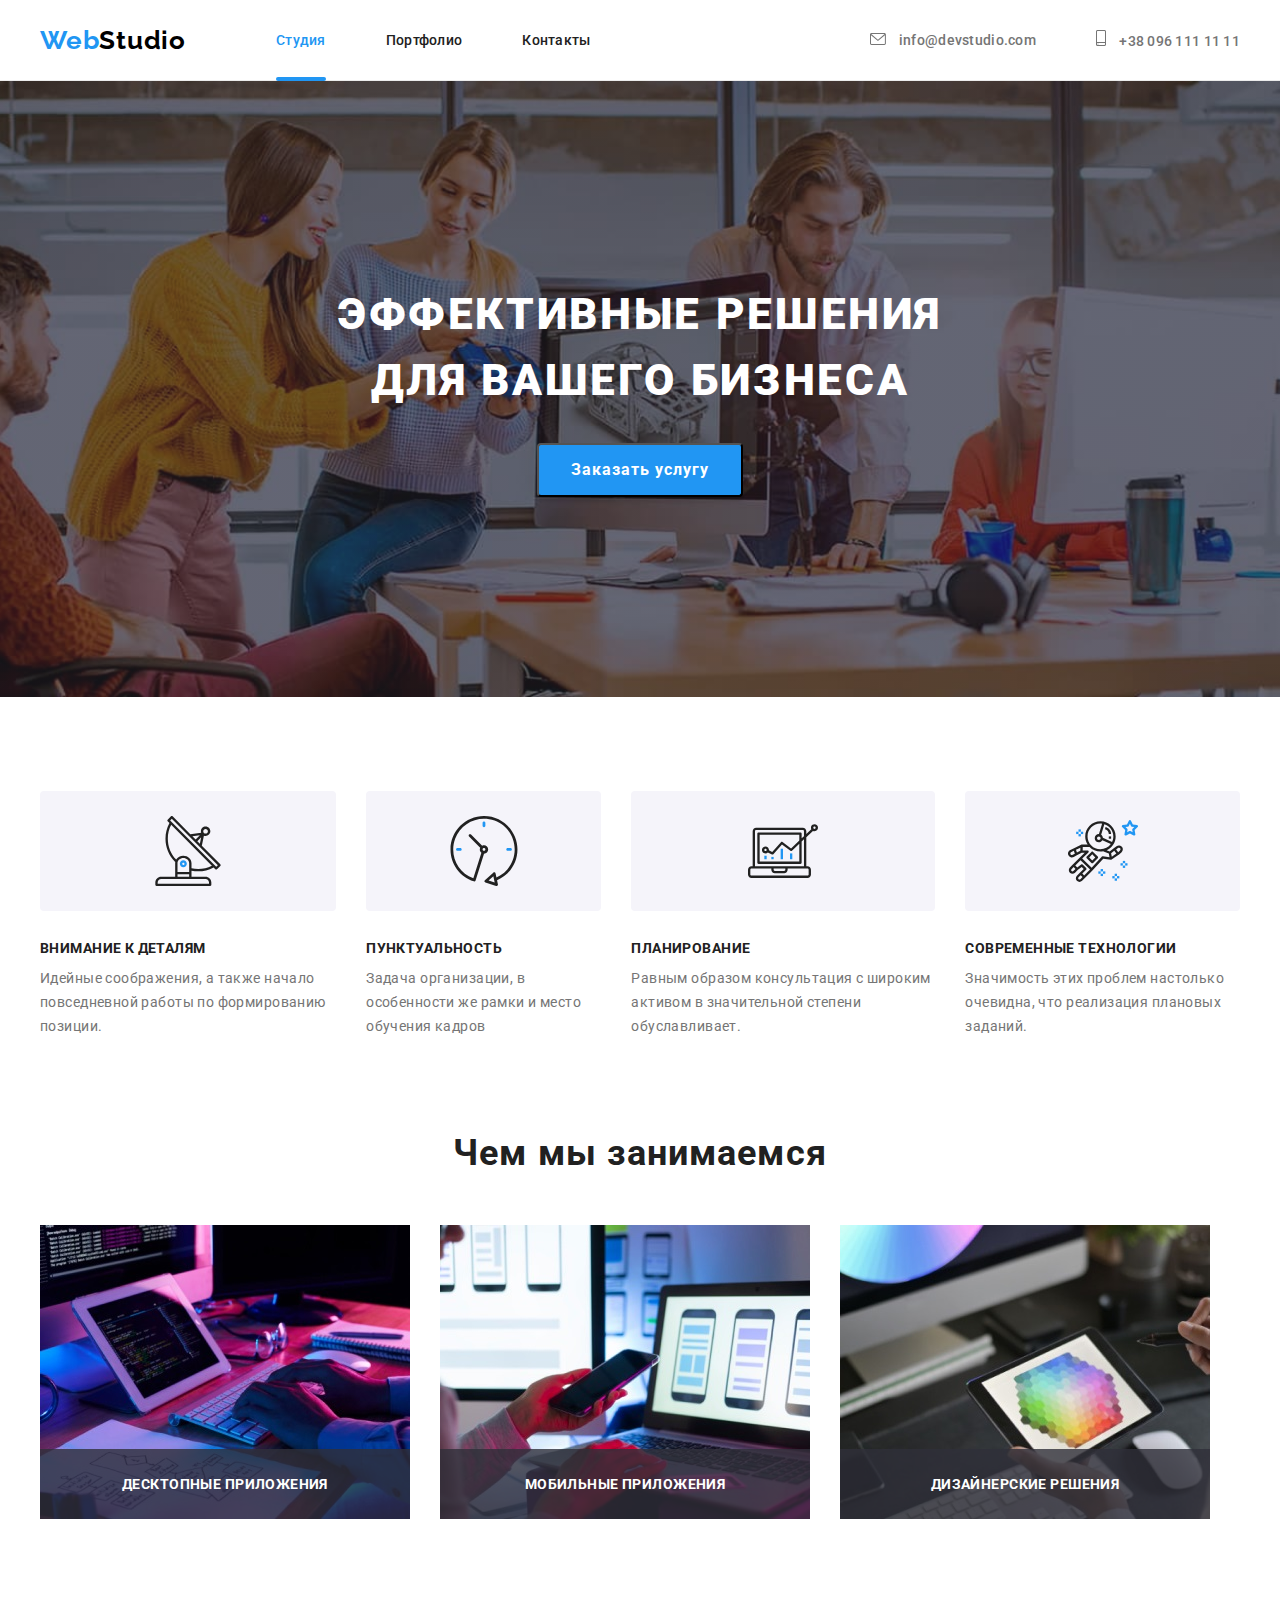
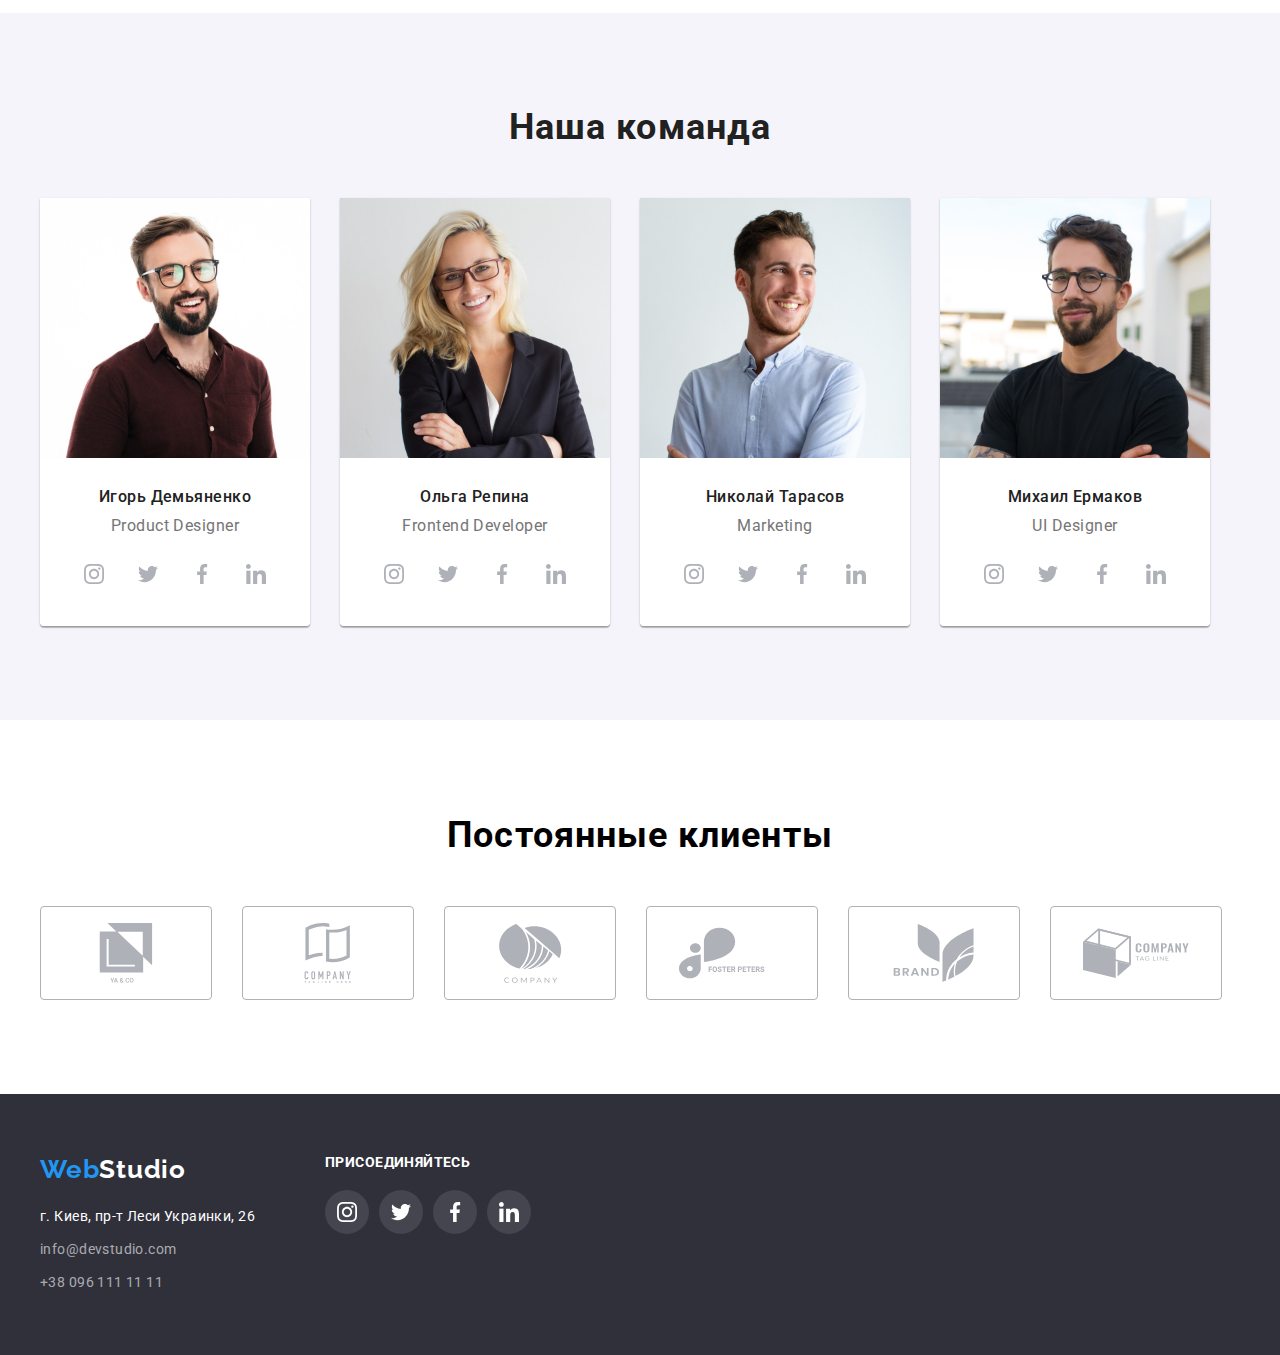
<file: index.html>
<!DOCTYPE html>
<html lang="ru">
  <head>
    <meta charset="UTF-8" />
    <meta http-equiv="X-UA-Compatible" content="IE=edge" />
    <meta name="viewport" content="width=device-width, initial-scale=1.0" />
    <link rel="preconnect" href="https://fonts.googleapis.com" />
    <link rel="preconnect" href="https://fonts.gstatic.com" crossorigin />
    <link
      rel="stylesheet"
      href="https://github.com/sindresorhus/modern-normalize"
    />
    <link
      href="https://fonts.googleapis.com/css2?family=Oleo+Script:wght@400;700&family=Raleway:wght@700&family=Roboto:wght@400;500;700;900&display=swap"
      rel="stylesheet"
    />
    <link rel="reset-css" href="./Reset.css/reset.css" />
    <link rel="stylesheet" href="./css/styles.css" />
    <title lang="en">WebStudio</title>
  </head>
  <body>
    <header class="header-list">
      <div class="container nav-header">
        <nav class="header-nav">
          <a href="" class="webstudio-link-h"
            ><span class="web">Web</span><span class="studioh">Studio</span></a
          >
          <ul class="header-nav-menu list">
            <li class="item"><a href="./index.html" class="link header-link current">Студия</a></li>
            <li class="item">
              <a href="./portfolio.html" class="link">Портфолио</a>
            </li>
            <li class="item"><a href="" class="link">Контакты</a></li>
          </ul>
        </nav>
        <ul class="header-contacts-list">
          <li class="item">
            <a href="mailto:info@devstudio.com" class="link decor">
              <svg class="contact-icon" width="16" height="12">
                <use href="./images/icons.svg#icon-mailsvg"></use>
              </svg>
              info@devstudio.com
            </a>
          </li>
          <li class="item">
            <a href="tel:+380961111111" class="link decor">
              <svg class="contact-icon" width="10" height="16">
                <use href="./images/icons.svg#icon-phonesvg"></use>
              </svg>
              +38 096 111 11 11
            </a>
          </li>
          
        </ul>
      </div>
    </header>
    <main>
      <section class="hero">
        <div class="container">
          <h1 class="hero-title">Эффективные решения для вашего бизнеса</h1>
          <button type="button" class="hero-button" data-modal-open>Заказать услугу</button>
        </div>
      </section>
      <section class="benefits">
        <div class="container">
          <h2 hidden>Описание приемуществ</h2>
          <ul class="benefits-list">
            <li class="benefits-item">
              <div class="icon-thumb">
                <svg width="70" height="70">
                  <use href="./images/icons.svg#icon-antennasvg"></use>
                </svg>
              </div>
              <h3 class="benefits-name">Внимание к деталям</h3>
              <p class="benefits-description">
                Идейные соображения, а также начало повседневной работы по
                формированию позиции.
              </p>
            </li>
            <li class="benefits-item">
              <div class="icon-thumb">
                <svg width="70" height="70">
                  <use href="./images/icons.svg#icon-clocksvg"></use>
                </svg>
              </div>
              <h3 class="benefits-name">Пунктуальность</h3>
              <p class="benefits-description">
                Задача организации, в особенности же рамки и место обучения
                кадров
              </p>
            </li>
            <li class="benefits-item">
              <div class="icon-thumb">
                <svg width="70" height="70">
                  <use href="./images/icons.svg#icon-diagramsvg"></use>
                </svg>
              </div>
              <h3 class="benefits-name">Планирование</h3>
              <p class="benefits-description">
                Равным образом консультация с широким активом в значительной
                степени обуславливает.
              </p>
            </li>
            <li class="benefits-item">
              <div class="icon-thumb">
                <svg width="70" height="70">
                  <use href="./images/icons.svg#icon-astronautsvg"></use>
                </svg>
              </div>
              <h3 class="benefits-name">Современные технологии</h3>
              <p class="benefits-description">
                Значимость этих проблем настолько очевидна, что реализация
                плановых заданий.
              </p>
            </li>
          </ul>
        </div>
      </section>
      <section class="about">
        <div class="container">
          <h2 class="about-text">Чем мы занимаемся</h2>
          <ul class="about-list">
            <li class="about-work">
              <div class="thumb">
              <img src="./images/img.jpg" width="370" alt="работа на пк" />
              <h3 class="about-work-text">Десктопные приложения</h3>
              </div>
            </li>
            <li class="about-work">
              <div class="thumb">
              <img
                src="./images/img1.jpg"
                width="370"
                alt="работа на ноутбуке"
              />
              <h3 class="about-work-text">Мобильные приложения</h3>
              </div>
            </li>
            <li class="about-work">
              <div class="thumb">
              <img
                src="./images/img2.jpg"
                width="370"
                alt="работа на планшете"
              />
              <h3 class="about-work-text">Дизайнерские решения</h3>
              </div>
            </li>
          </ul>
        </div>
      </section>
      <section class="team">
        <div class="container">
          <h2 class="team-text">Наша команда</h2>
          <ul class="team-list list">
            <li class="team-photo list">
              <img
                src="./images/teamcard1.jpg"
                width="270"
                alt="Игорь Демьяненко"
              />
              <div class="team-about">
                <h3 class="team-name">Игорь Демьяненко</h3>
                <p class="team-profession">Product Designer</p>
                <ul class="icon-social">
                  <li class="item">
                    <a
                      href="https://www.instagram.com"
                      target="_blank"
                      rel="noopener noreferrer"
                      class="social-link"
                    >
                      <svg width="20" height="20" class="icon">
                        <use href="./images/icons.svg#icon-instagramsvg"></use>
                      </svg>
                    </a>
                  </li>
                  <li class="item">
                    <a
                      href="https://twitter.com"
                      target="_blank"
                      rel="noopener noreferrer"
                      class="social-link"
                    >
                      <svg width="20" height="20" class="icon">
                        <use href="./images/icons.svg#icon-twittersvg"></use>
                      </svg>
                    </a>
                  </li>
                  <li class="item">
                    <a
                      href="https://facebook.com"
                      target="_blank"
                      rel="noopener noreferrer"
                      class="social-link"
                    >
                      <svg width="20" height="20" class="icon">
                        <use href="./images/icons.svg#icon-facebooksvg"></use>
                      </svg>
                    </a>
                  </li>
                  <li class="item">
                    <a
                      href="https://www.linkedin.com"
                      target="_blank"
                      rel="noopener noreferrer"
                      class="social-link"
                    >
                      <svg width="20" height="20" class="icon">
                        <use href="./images/icons.svg#icon-linkedinsvg"></use>
                      </svg>
                    </a>
                  </li>
                </ul>
              </div>
            </li>
            <li class="team-photo list">
              <img
                src="./images/teamcard2.jpg"
                width="270"
                alt="Ольга Репина"
              />
              <div class="team-about">
                <h3 class="team-name">Ольга Репина</h3>
                <p class="team-profession">Frontend Developer</p>
                <ul class="icon-social">
                  <li class="item">
                    <a
                      href="https://www.instagram.com"
                      target="_blank"
                      rel="noopener noreferrer"
                      class="social-link"
                    >
                      <svg width="20" height="20" class="icon">
                        <use href="./images/icons.svg#icon-instagramsvg"></use>
                      </svg>
                    </a>
                  </li>
                  <li class="item">
                    <a
                      href="https://twitter.com"
                      target="_blank"
                      rel="noopener noreferrer"
                      class="social-link"
                    >
                      <svg width="20" height="20" class="icon">
                        <use href="./images/icons.svg#icon-twittersvg"></use>
                      </svg>
                    </a>
                  </li>
                  <li class="item">
                    <a
                      href="https://facebook.com"
                      target="_blank"
                      rel="noopener noreferrer"
                      class="social-link"
                    >
                      <svg width="20" height="20" class="icon">
                        <use href="./images/icons.svg#icon-facebooksvg"></use>
                      </svg>
                    </a>
                  </li>
                  <li class="item">
                    <a
                      href="https://www.linkedin.com"
                      target="_blank"
                      rel="noopener noreferrer"
                      class="social-link"
                    >
                      <svg width="20" height="20" class="icon">
                        <use href="./images/icons.svg#icon-linkedinsvg"></use>
                      </svg>
                    </a>
                  </li>
                </ul>
              </div>
            </li>
            <li class="team-photo list">
              <img
                src="./images/teamcard3.jpg"
                width="270"
                alt="Николай Тарасов"
              />
              <div class="team-about">
                <h3 class="team-name">Николай Тарасов</h3>
                <p class="team-profession">Marketing</p>
                <ul class="icon-social">
                  <li class="item">
                    <a
                      href="https://www.instagram.com"
                      target="_blank"
                      rel="noopener noreferrer"
                      class="social-link"
                    >
                      <svg width="20" height="20" class="icon">
                        <use href="./images/icons.svg#icon-instagramsvg"></use>
                      </svg>
                    </a>
                  </li>
                  <li class="item">
                    <a
                      href="https://twitter.com"
                      target="_blank"
                      rel="noopener noreferrer"
                      class="social-link"
                    >
                      <svg width="20" height="20" class="icon">
                        <use href="./images/icons.svg#icon-twittersvg"></use>
                      </svg>
                    </a>
                  </li>
                  <li class="item">
                    <a
                      href="https://facebook.com"
                      target="_blank"
                      rel="noopener noreferrer"
                      class="social-link"
                    >
                      <svg width="20" height="20" class="icon">
                        <use href="./images/icons.svg#icon-facebooksvg"></use>
                      </svg>
                    </a>
                  </li>
                  <li class="item">
                    <a
                      href="https://www.linkedin.com"
                      target="_blank"
                      rel="noopener noreferrer"
                      class="social-link"
                    >
                      <svg width="20" height="20" class="icon">
                        <use href="./images/icons.svg#icon-linkedinsvg"></use>
                      </svg>
                    </a>
                  </li>
                </ul>
              </div>
            </li>
            <li class="team-photo list">
              <img
                src="./images/teamcard4.jpg"
                width="270"
                alt="Михаил Ермаков"
              />
              <div class="team-about">
                <h3 class="team-name">Михаил Ермаков</h3>
                <p class="team-profession">UI Designer</p>
                <ul class="icon-social">
                  <li class="item">
                    <a
                      href="https://www.instagram.com"
                      target="_blank"
                      rel="noopener noreferrer"
                      class="social-link"
                    >
                      <svg width="20" height="20" class="icon">
                        <use href="./images/icons.svg#icon-instagramsvg"></use>
                      </svg>
                    </a>
                  </li>
                  <li class="item">
                    <a
                      href="https://twitter.com"
                      target="_blank"
                      rel="noopener noreferrer"
                      class="social-link"
                    >
                      <svg width="20" height="20" class="icon">
                        <use href="./images/icons.svg#icon-twittersvg"></use>
                      </svg>
                    </a>
                  </li>
                  <li class="item">
                    <a
                      href="https://facebook.com"
                      target="_blank"
                      rel="noopener noreferrer"
                      class="social-link"
                    >
                      <svg width="20" height="20" class="icon">
                        <use href="./images/icons.svg#icon-facebooksvg"></use>
                      </svg>
                    </a>
                  </li>
                  <li class="item">
                    <a
                      href="https://www.linkedin.com"
                      target="_blank"
                      rel="noopener noreferrer"
                      class="social-link"
                    >
                      <svg width="20" height="20" class="icon">
                        <use href="./images/icons.svg#icon-linkedinsvg"></use>
                      </svg>
                    </a>
                  </li>
                </ul>
              </div>
            </li>
          </ul>
        </div>
      </section>
      <section class="section">
        <div class="container">
          <h2 class="client-title">Постоянные клиенты</h2>
          <ul class="client-items">
            <li class="client-item">
              <a href="" class="link-cl">
                <svg width="106" height="60" class="icon-cl">
                  <use href="./images/icons.svg#icon-group1svg"></use>
                </svg>
              </a>
            </li>
            <li class="client-item">
              <a href="" class="link-cl">
                <svg width="106" height="60" class="icon-cl">
                  <use href="./images/icons.svg#icon-group2svg"></use>
                </svg>
              </a>
            </li>
            <li class="client-item">
              <a href="" class="link-cl">
                <svg width="106" height="60" class="icon-cl">
                  <use href="./images/icons.svg#icon-group3svg"></use>
                </svg>
              </a>
            </li>
            <li class="client-item">
              <a href="" class="link-cl">
                <svg width="106" height="60" class="icon-cl">
                  <use href="./images/icons.svg#icon-group4svg"></use>
                </svg>
              </a>
            </li>
            <li class="client-item">
              <a href="" class="link-cl">
                <svg width="106" height="60" class="icon-cl">
                  <use href="./images/icons.svg#icon-group5svg"></use>
                </svg>
              </a>
            </li>
            <li class="client-item">
              <a href="" class="link-cl">
                <svg width="106" height="60" class="icon-cl">
                  <use href="./images/icons.svg#icon-group6svg"></use>
                </svg>
              </a>
            </li>
          </ul>
        </div>
      </section>
    </main>
    <footer class="footer">
      <div class="container flex-footer">
        <div class="foot-div">
          <a href="" class="webstudio-link"
            ><span class="web">Web</span><span class="studiof">Studio</span>
          </a>
          <address class="footer-address">
            <ul class="address-list list">
              <li>
                <a
                  href="https://www.google.com.ua/maps/place/%D0%B1%D1%83%D0%BB.+%D0%9B%D0%B5%D1%81%D0%B8+%D0%A3%D0%BA%D1%80%D0%B0%D0%B8%D0%BD%D0%BA%D0%B8,+26/"
                  class="link-address"
                >
                  г. Киев, пр-т Леси Украинки, 26
                </a>
              </li>
              <li>
                <a href="mailto:info@devstudio.com" class="link-mail"
                  >info@devstudio.com</a
                >
              </li>
              <li>
                <a href="tel:+380961111111" class="link-phone"
                  >+38 096 111 11 11</a
                >
              </li>
            </ul>
          </address>
        </div>
        <div class="join">
          <p class="social-title-f">присоединяйтесь</p>
          <ul class="icon-social-f">
            <li class="item-f">
              <a
                href="https://www.instagram.com"
                target="_blank"
                rel="noopener noreferrer"
                class="social-link-f"
              >
                <svg width="20" height="20" class="icon-f">
                  <use href="./images/icons.svg#icon-instagramsvg"></use>
                </svg>
              </a>
            </li>
            <li class="item-f">
              <a
                href="https://twitter.com"
                target="_blank"
                rel="noopener noreferrer"
                class="social-link-f"
              >
                <svg width="20" height="20" class="icon-f">
                  <use href="./images/icons.svg#icon-twittersvg"></use>
                </svg>
              </a>
            </li>
            <li class="item-f">
              <a
                href="https://facebook.com"
                target="_blank"
                rel="noopener noreferrer"
                class="social-link-f"
              >
                <svg width="20" height="20" class="icon-f">
                  <use href="./images/icons.svg#icon-facebooksvg"></use>
                </svg>
              </a>
            </li>
            <li class="item-f">
              <a
                href="https://www.linkedin.com"
                target="_blank"
                rel="noopener noreferrer"
                class="social-link-f"
              >
                <svg width="20" height="20" class="icon-f">
                  <use href="./images/icons.svg#icon-linkedinsvg"></use>
                </svg>
              </a>
            </li>
          </ul>
        </div>
      </div>
    </footer>
     <!--modal -->
    <div class="backdrop is-hidden" data-modal>
        <div class="modal">
            <button type="button" class="btn-closed" data-modal-close>
                <svg width="18" height="18">
                    <use href="./images/icons.svg#icon-close-black-18dp-2-1svg"></use>
                </svg>
            </button>
        </div>
    </div>

    <script src="./js/modal.js"></script>
  </body>
</html>
</file>
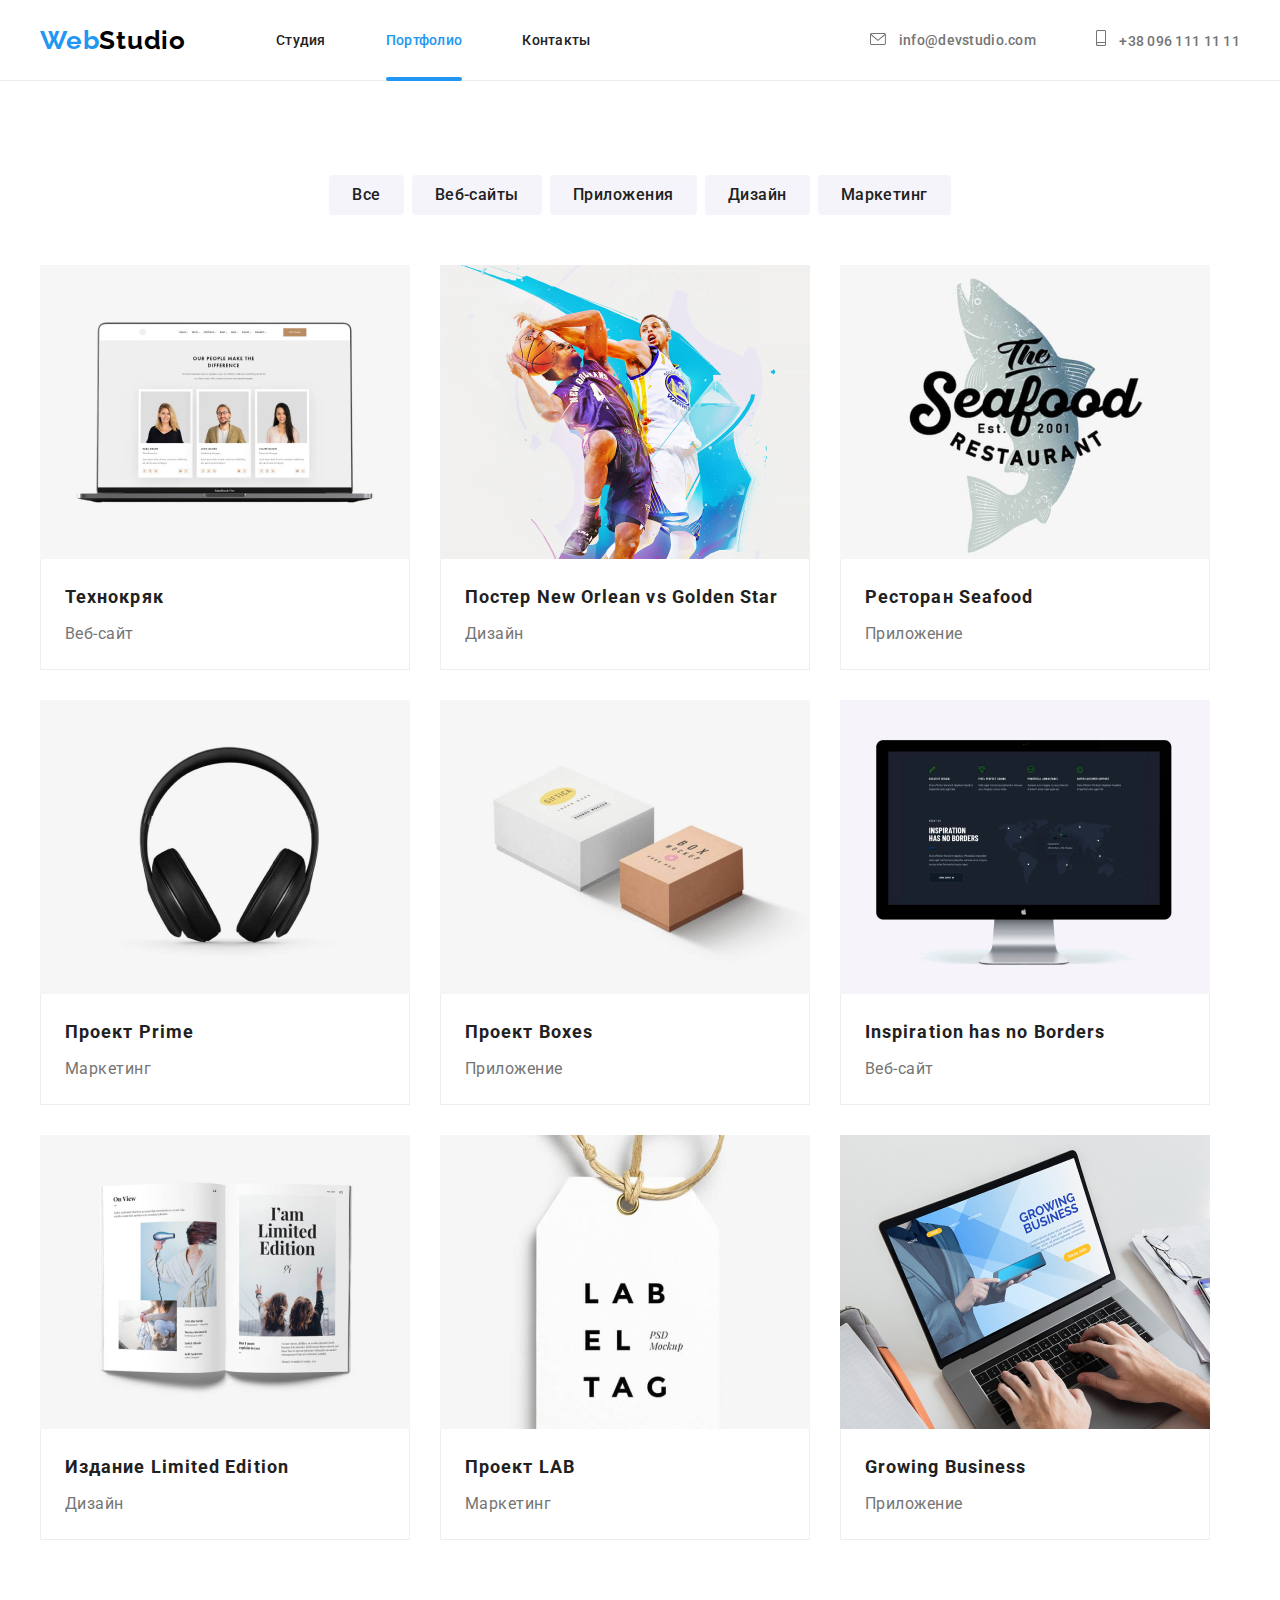
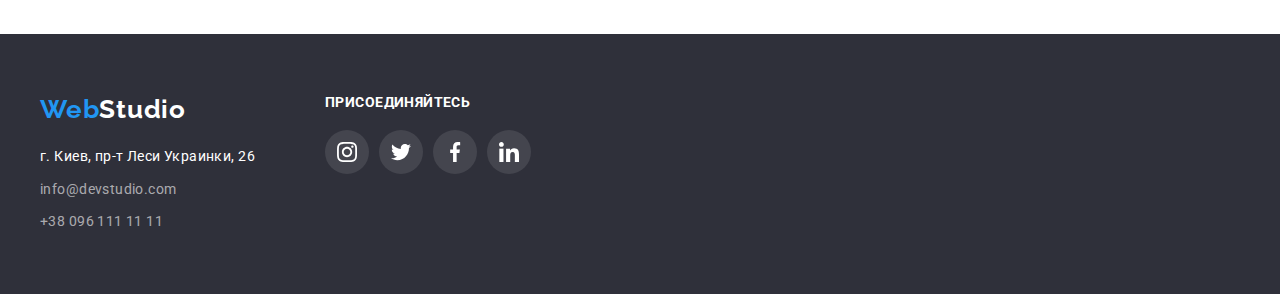
<file: portfolio.html>
<!DOCTYPE html>
<html lang="ru">
    <head>
        <meta charset="UTF-8" />
        <meta http-equiv="X-UA-Compatible" content="IE=edge" />
        <meta name="viewport" content="width=device-width, initial-scale=1.0" />
        <link rel="preconnect" href="https://fonts.googleapis.com" />
        <link rel="preconnect" href="https://fonts.gstatic.com" crossorigin />
        <link rel="stylesheet" href="https://github.com/sindresorhus/modern-normalize" />
        <link href="https://fonts.googleapis.com/css2?family=Oleo+Script:wght@400;700&family=Raleway:wght@700&family=Roboto:wght@400;500;700;900&display=swap"
        rel="stylesheet"/>
        <link rel="reset-css" href="./Reset.css/reset.css"/>
        <link rel="stylesheet" href="./css/styles.css"/>
        <title lang="en">WebStudio</title>
    </head>
    <body>
        <header class="header-list">
            <div class="container nav-header">
                <nav class="header-nav">
                <a href="" class="webstudio-link-h"><span class="web">Web</span><span class="studioh">Studio</span></a>
                <ul class="header-nav-menu list">
                    <li class="item"><a href="./index.html" class="link header-link">Студия</a></li>
                    <li class="item"><a href="./portfolio.html" class="link current">Портфолио</a></li>
                    <li class="item"><a href="" class="link">Контакты</a></li>
                </ul>
                </nav>
                <ul class="header-contacts-list ">
                    <li class="item">
                    <a href="mailto:info@devstudio.com" class="link decor">
                        <svg class="contact-icon" width="16" height="12">
                        <use href="./images/icons.svg#icon-mailsvg"></use>
                        </svg>
                        info@devstudio.com</a>
                    </li>
                    <li class="item">
                    <a href="tel:+380961111111" class="link decor">
                        <svg class="contact-icon" width="10" height="16">
                        <use href="./images/icons.svg#icon-phonesvg"></use>
                        </svg>    
                        +38 096 111 11 11</a>
                    </li>
                </ul>
            </div>
        </header>
            <main>
                <section class="portfolio">
                <div class="container">
                    <h1 hidden>Портфолио</h1>
                    
                        <ul class="portfolio-button">
                            <li class="portfolio-button-list"><button type="button" class="btn">Все</button></li>
                            <li class="portfolio-button-list"><button type="button"class="btn" >Веб-сайты</button></li>
                            <li class="portfolio-button-list"><button type="button"class="btn" >Приложения</button></li>
                            <li class="portfolio-button-list"><button type="button"class="btn" >Дизайн</button></li>
                            <li class="portfolio-button-list"><button type="button"class="btn" >Маркетинг</button></li>
                        </ul>
                    
                    <h2 hidden>Проэкты портфолио</h2>
                    
                        <ul class="portfolio-projects">
                            <li class="portfolio-projects-img">
                                <a href="" class="decoration">
                            <div class="portf-decor">
                                <img src="./images/portf1.jpg"
                                width="370"
                                height="294"
                                alt="Технокряк"
                                />
                                <p class="portfolio-modal-text">
                    Ресурс предлагает комплексные предложения с разным уровнем
                    функционала и сервисов. Все это позволит посетителю получить
                    исчерпывающие сведения о <br>компании или частном лице.
                  </p>
                            </div>
                                <div class="container-portfolio">
                                <h3 class="portfolio-project-name">Технокряк</h3>
                                <p class="portfolio-type">Веб-сайт</p>
                            </div>
                        </a>
                            </li>
                            <li class="portfolio-projects-img">
                                <a href="" class="decoration">
                            <div class="portf-decor">
                                <img
                                src="./images/portf2.jpg"
                                width="370"
                                height="294"
                                alt="Постер New Orlean vs Golden Star"
                                />
                                <p class="portfolio-modal-text">
                    Ресурс предлагает комплексные предложения с разным уровнем
                    функционала и сервисов. Все это позволит посетителю получить
                    исчерпывающие сведения о <br> компании или частном лице.
                  </p>
                                </div>
                                <div class="container-portfolio">
                                <h3 class="portfolio-project-name">Постер New Orlean vs Golden Star</h3>
                                <p class="portfolio-type">Дизайн</p>
                                </div>
                                </a>
                            </li>
                            <li class="portfolio-projects-img">
                                <a href="" class="decoration">
                            <div class="portf-decor">
                                <img
                                src="./images/portf3.jpg"
                                width="370"
                                height="294"
                                alt="Ресторан Seafood"
                                />
                                <p class="portfolio-modal-text">
                    Ресурс предлагает комплексные предложения с разным уровнем
                    функционала и сервисов. Все это позволит посетителю получить
                    исчерпывающие сведения о <br> компании или частном лице.
                  </p>
                            </div>
                                <div class="container-portfolio">
                                <h3 class="portfolio-project-name">Ресторан Seafood</h3>
                                <p class="portfolio-type">Приложение</p>
                                </div>
                                </a>
                            </li>
                            <li class="portfolio-projects-img">
                                <a href="" class="decoration">
                            <div class="portf-decor">
                                <img
                                src="./images/portf4.jpg"
                                width="370"
                                height="294"
                                alt="Проект Prime"
                                />
                                <p class="portfolio-modal-text">
                    Ресурс предлагает комплексные предложения с разным уровнем
                    функционала и сервисов. Все это позволит посетителю получить
                    исчерпывающие сведения о <br> компании или частном лице.
                  </p>
                                </div>
                                <div class="container-portfolio">
                                <h3 class="portfolio-project-name">Проект Prime</h3>
                                <p class="portfolio-type">Маркетинг</p>
                                </div>
                                </a>
                            </li>
                            <li class="portfolio-projects-img">
                                <a href="" class="decoration">
                            <div class="portf-decor">
                                <img
                                src="./images/portf5.jpg"
                                width="370"
                                height="294"
                                alt="Проект Boxes"
                                />
                                <p class="portfolio-modal-text">
                    Ресурс предлагает комплексные предложения с разным уровнем
                    функционала и сервисов. Все это позволит посетителю получить
                    исчерпывающие сведения о <br> компании или частном лице.
                  </p>
                            </div>
                                <div class="container-portfolio">
                                <h3 class="portfolio-project-name">Проект Boxes</h3>
                                <p class="portfolio-type">Приложение</p>
                                </div>
                                </a>
                            </li>
                            <li class="portfolio-projects-img">
                                <a href="" class="decoration">
                            <div class="portf-decor">
                                <img
                                src="./images/portf6.jpg"
                                width="370"
                                height="294"
                                alt="Inspiration has no Borders"
                                />
                                <p class="portfolio-modal-text">
                    Ресурс предлагает комплексные предложения с разным уровнем
                    функционала и сервисов. Все это позволит посетителю получить
                    исчерпывающие сведения о <br> компании или частном лице.
                  </p>
                                </div>
                                <div class="container-portfolio">
                                <h3 class="portfolio-project-name">Inspiration has no Borders</h3>
                                <p class="portfolio-type">Веб-сайт</p>
                                </div>
                                </a>
                            </li>
                            <li class="portfolio-projects-img">
                                <a href="" class="decoration">
                            <div class="portf-decor">
                                <img
                                src="./images/portf7.jpg"
                                width="370"
                                height="294"
                                alt="Издание Limited Edition"
                                />
                                <p class="portfolio-modal-text">
                    Ресурс предлагает комплексные предложения с разным уровнем
                    функционала и сервисов. Все это позволит посетителю получить
                    исчерпывающие сведения о <br> компании или частном лице.
                  </p>
                            </div>
                                <div class="container-portfolio">
                                <h3 class="portfolio-project-name">Издание Limited Edition</h3>
                                <p class="portfolio-type">Дизайн</p>
                                </div>
                                </a>
                            </li>
                            <li class="portfolio-projects-img">
                                <a href="" class="decoration">
                            <div class="portf-decor">
                                <img
                                src="./images/portf8.jpg"
                                width="370"
                                height="294"
                                alt="Проект LAB"
                                />
                                <p class="portfolio-modal-text">
                    Ресурс предлагает комплексные предложения с разным уровнем
                    функционала и сервисов. Все это позволит посетителю получить
                    исчерпывающие сведения о <br> компании или частном лице.
                  </p>
                                
                            </div>
                                <div class="container-portfolio">
                                <h3 class="portfolio-project-name">Проект LAB</h3>
                                <p class="portfolio-type">Маркетинг</p>
                                </div>
                                </a>
                            </li>
                            <li class="portfolio-projects-img">
                                <a href="" class="decoration">
                            <div class="portf-decor">
                                <img
                                src="./images/portf9.jpg"
                                width="370"
                                height="294"
                                alt="Growing Business"
                                />
                                <p class="portfolio-modal-text">
                    Ресурс предлагает комплексные предложения с разным уровнем
                    функционала и сервисов. Все это позволит посетителю получить
                    исчерпывающие сведения о <br> компании или частном лице.
                  </p>
                                </div>
                                <div class="container-portfolio">
                                <h3 class="portfolio-project-name">Growing Business</h3>
                                <p class="portfolio-type">Приложение</p>
                                </div>
                                </a>
                            </li>
                        </ul>
                </section>
                
            </main>
            <footer class="footer">
      <div class="container flex-footer">
        <div class="foot-div">
        <a href="" class="webstudio-link"
          ><span class="web">Web</span><span class="studiof">Studio</span>
        </a>
        <address class="footer-address">
          <ul class="address-list list">
            <li>
              <a
                href="https://www.google.com.ua/maps/place/%D0%B1%D1%83%D0%BB.+%D0%9B%D0%B5%D1%81%D0%B8+%D0%A3%D0%BA%D1%80%D0%B0%D0%B8%D0%BD%D0%BA%D0%B8,+26/"
                class="link-address"
              >
                г. Киев, пр-т Леси Украинки, 26
              </a>
            </li>
            <li>
              <a href="mailto:info@devstudio.com" class="link-mail"
                >info@devstudio.com</a
              >
            </li>
            <li>
              <a href="tel:+380961111111" class="link-phone"
                >+38 096 111 11 11</a
              >
            </li>
          </ul>
        </address>
        </div>
        <div class="join">
                <p class="social-title-f">присоединяйтесь</p>
                <ul class="icon-social-f">
                    <li class="item-f">
                        <a href="https://www.instagram.com" target="_blank" rel="noopener noreferrer"
                            class="social-link-f">
                            <svg width="20" height="20" class="icon-f">
                                <use href="./images/icons.svg#icon-instagramsvg"></use>
                            </svg>
                        </a>
                    </li>
                    <li class="item-f">
                        <a href="https://twitter.com" target="_blank" rel="noopener noreferrer" class="social-link-f">
                            <svg width="20" height="20" class="icon-f">
                                <use href="./images/icons.svg#icon-twittersvg"></use>
                            </svg>
                        </a>
                    </li>
                    <li class="item-f">
                        <a href="https://facebook.com" target="_blank" rel="noopener noreferrer" class="social-link-f">
                            <svg width="20" height="20" class="icon-f">
                                <use href="./images/icons.svg#icon-facebooksvg"></use>
                            </svg>
                        </a>
                    </li>
                    <li class="item-f">
                        <a href="https://www.linkedin.com" target="_blank" rel="noopener noreferrer"
                            class="social-link-f">
                            <svg width="20" height="20" class="icon-f">
                                <use href="./images/icons.svg#icon-linkedinsvg"></use>
                            </svg>
                        </a>
                    </li>
                </ul>
        </div>
      </div>
    </footer>
        </body>
</html>
</file>
<file: css/styles.css>
p,
h1,
h2,
h3,
h4,
h5,
h6 {
  margin: 0;
  padding: 0;
}
ul {
  margin: 0;
  padding: 0;
}

body {
  font-family: Roboto, sans-serif;
  background-color: #ffffff;
  margin: 0;
}

li {
  list-style-type: none;
}
a {
  text-decoration: none;
}

img {
  display: block;
  max-width: 100%;
  height: auto;
}

section {
  padding-top: 94px;
  padding-bottom: 94px;
}
/*header*/

.container {
  margin-left: auto;
  margin-right: auto;
  width: 1200px;
  padding-left: 15px;
  padding-right: 15px;
}

.nav-header {
  display: flex;
}

.header-list {
  display: flex;
}

.header-nav {
  display: flex;
  align-items: center;
  transition: color 250ms cubic-bezier(0.4, 0, 0.2, 1);
}

.header-list {
  background-color: #fff;
  padding: 0;
  border-bottom: 1px solid rgba(236, 236, 236, 1);
  margin: 0;
}
.header-contacts-list .link.decor {
  font-family: "Roboto", sans-serif;
  font-style: normal;
  font-weight: 500;
  font-size: 14px;
  line-height: 16px;
  letter-spacing: 0.02em;
  color: #757575;
  padding: 32px 0;
  transition: color 250ms cubic-bezier(0.4, 0, 0.2, 1);
  
}

.header-nav-menu {
  display: flex;
  margin-left: 90px;
}

.header-nav-menu .item + .item {
  margin-left: 50px;
}

.header-nav-menu .link {
  display: flex;
  padding-top: 32px;
  padding-bottom: 32px;
   transition: color 250ms cubic-bezier(0.4, 0, 0.2, 1);
}

.header-nav-menu .link {
  color: #212121;
  font-family: "Roboto", sans-serif;
  font-style: normal;
  font-weight: 500;
  font-size: 14px;
  line-height: 16px;
  letter-spacing: 0.02em;
}
.header-nav-menu .link:hover {
  color: #2196f3;
  font-family: "Roboto", sans-serif;
  font-style: normal;
  font-weight: 500;
  font-size: 14px;
  line-height: 16px;
  letter-spacing: 0.02em;
}


.contact-icon {
  margin-right: 10px;
  fill: currentColor;
}
.header-contacts-list .link:hover {
  color: #2196f3;
  
  
}

.webstudio-link-h {
  font-family: "Raleway", sans-serif;

  font-weight: 700;
  font-size: 26px;
  line-height: 1.19;
  letter-spacing: 0.03em;
  color: #000000;
  text-decoration: none;
   transition: color 250ms cubic-bezier(0.4, 0, 0.2, 1);
}
.webstudio-link {
  display: flex;
  text-align: center;
   transition: color 250ms cubic-bezier(0.4, 0, 0.2, 1);
}
.web {
  color: #2196f3;
}
.studioh {
  color: #000000;
}
.studiof {
  color: #fff;
}

.header-nav-menu {
  font-weight: 500;
  font-size: 14px;
  line-height: 1.14;
  letter-spacing: 0.02em;
  color: #212121;
}

.header-contacts-list {
  font-weight: 500;
  font-size: 14px;
  line-height: 1.14;
  letter-spacing: 0.02em;
  color: #757575;
}

.header-contacts-list {
  display: flex;
  align-items: center;
  margin-left: auto;
}
.header-contacts-list .item + .item {
  margin-left: 50px;
}
.link {
  position: relative;
   transition: color 250ms cubic-bezier(0.4, 0, 0.2, 1);
}

.link.current {
  color: #2196f3;
}
.link.current::after {
  position: absolute;
  display: block;
  content: "";
  width: 100%;
  height: 4px;
  bottom: -1px;
  background: #2196f3;
  
  border-radius: 2px;
   transition: color 250ms cubic-bezier(0.4, 0, 0.2, 1);
}

/*-----hero----*/

.hero {
  background-color: #2f303a;
  align-items: center;
  text-align: center;
  letter-spacing: 0.06em;
  color: #ffffff;
  padding-bottom: 200px;
  padding-top: 200px;

  background-image: linear-gradient(
      to right,
      rgba(47, 48, 58, 0.4),
      rgba(47, 48, 58, 0.4)
    ),
    url(../images/img-hero.jpg);
  background-repeat: no-repeat;
  background-size: cover;
  background-position: center;
}

.hero-title {
  display: flex;
  margin: 0 auto 30px;

  max-width: 700px;
  font-weight: 900;
  font-size: 44px;
  line-height: 1.5;
  letter-spacing: 0.06em;
  text-transform: uppercase;
  margin-bottom: 30px;
}

.hero-button {
  font-family: Roboto, sans-serif;
  font-style: normal;
  font-weight: 700;
  font-size: 16px;
  line-height: 30px;
  background: #2196f3;
  color: #fff;
  box-shadow: 0px 4px 4px rgba(0, 0, 0, 0.15);
  border-radius: 4px;
  align-items: center;
  text-align: center;
  letter-spacing: 0.06em;
  padding: 10px 32px;
  cursor: pointer;
}

.hero-button:hover,
.hero-button:focus {
  background-color: #188ce8;
  color: #fff;
}

/*---benefits---*/

.benefits {
  padding-bottom: 0px;
}

.benefits-list {
  display: flex;
}

.benefits-list .benefits-item + .benefits-item {
  margin-left: 30px;
}

.benefits-name {
  font-weight: 700;
  font-size: 14px;
  line-height: 1.14;
  letter-spacing: 0.03em;
  text-transform: uppercase;
  color: #212121;
  margin-bottom: 10px;
}
.benefits-description {
  font-size: 14px;
  line-height: 1.71;
  letter-spacing: 0.03em;
  color: #757575;
}

/*-----чем мы занимаемся-----*/

.about-text {
  font-weight: 700;
  font-size: 36px;
  line-height: 1.16;
  text-align: center;
  letter-spacing: 0.03em;
  color: #212121;
  margin-bottom: 50px;
}

.about-list {
  display: flex;
}
.about-list .about-work + .about-work {
  margin-left: 30px;
}

.about-list {
  position: relative;
}

.thumb {
  position: relative;
  display: flex;
  justify-content: center;
  align-items: center;
}

.about-work-text {
  display: flex;
  justify-content: center;
  align-items: center;
  position: absolute;
bottom: 0;
font-style: normal;
font-weight: 700;
font-size: 14px;
line-height: 16px;
text-align: center;
letter-spacing: 0.03em;
text-transform: uppercase;
background: rgba(47, 48, 58, 0.8);
width: 100%;
height: 70px;
color: #FFFFFF;
}

/*--team---*/

.team-list {
  display: flex;
}

.team {
  background-color: #f5f4fa;
}

.team-list .list {
  margin-bottom: 0;
  box-shadow: 0px 1px 3px rgba(0, 0, 0, 0.12), 0px 1px 1px rgba(0, 0, 0, 0.14),
    0px 2px 1px rgba(0, 0, 0, 0.2);
  border-bottom-left-radius: 4px;
  border-bottom-right-radius: 4px;
}

.team-about {
  padding-top: 30px;
  padding-bottom: 30px;
  background-color: #ffffff;
}

.team-text {
  font-weight: 700;
  font-size: 36px;
  line-height: 1.16;
  text-align: center;
  letter-spacing: 0.03em;
  color: #212121;
  margin-bottom: 50px;
}

.team-photo {
  margin-left: 0;
}

.team-name {
  font-weight: 500;
  font-size: 16px;
  line-height: 1.18;
  text-align: center;
  letter-spacing: 0.03em;
  color: #212121;
  margin-bottom: 10px;
}
.team-profession {
  font-size: 16px;
  line-height: 1.18;
  text-align: center;
  letter-spacing: 0.03em;
  color: #757575;
  margin-bottom: 16px;
}

.team-about {
  padding-top: 30px;
  padding-bottom: 30px;
  border-bottom-left-radius: 4px;
  border-bottom-right-radius: 4px;
}

.team-photo.list {
  margin-left: 30px;
  padding-top: 0;
}

.team-photo.list:first-child {
  margin-left: 0px;
}

.team-photo.list:first-child {
  padding-left: 0px;
}

/*--portfolio--*/
.container-portfolio {
  padding: 20px 24px;
  border: 1px solid #eeeeee;
  border-top: 0;
}

.portfolio-button {
  display: flex;
  justify-content: center;
  padding: 0;
  margin-bottom: 50px;
}
.portfolio-button-list {
  margin-right: 8px;
  margin-left: 0;
  text-align: center;
}
.portfolio-button-list:last-child {
  margin-right: 0px;
}

.btn {
  cursor: pointer;
  border: 1px solid transparent;
  border-radius: 4px;
  background-color: #f5f4fa;
  padding: 6px 22px;
  font-weight: 500;
  font-size: 16px;
  line-height: 1.62;
  letter-spacing: 0.03em;
  color: #212121;
  font-family: inherit;
  transition: background-color 250ms cubic-bezier(0.4, 0, 0.2, 1),
  color 250ms cubic-bezier(0.4, 0, 0.2, 1),
  box-shadow 250ms cubic-bezier(0.4, 0, 0.2, 1);
}

.btn:hover {
  background-color: rgba(33, 150, 243, 1);
  color: #ffffff;
  box-shadow: 0px 3px 1px rgba(0, 0, 0, 0.1), 0px 1px 2px rgba(0, 0, 0, 0.08),
    0px 2px 2px rgba(0, 0, 0, 0.12);
}

.portfolio {
  padding: 94px 0;
}

.img {
  display: block;
  max-width: 100%;
  height: auto;
}

.portfolio-projects {
  display: flex;
  flex-wrap: wrap;
  gap: 30px;
}

.portfolio-project-name {
  font-weight: 700;
  font-size: 18px;
  line-height: 2;
  letter-spacing: 0.06em;
  color: #212121;
  margin-bottom: 4px;
}

.portfolio-type {
  font-size: 16px;
  line-height: 1.87;
  letter-spacing: 0.03em;
  color: #757575;
}

.decoration {
  display: inline-block;
  transition: box-shadow 250ms cubic-bezier(0.4, 0, 0.2, 1);
}

.decoration:hover,
.decoration:focus {
  box-shadow: 0px 1px 1px rgba(0, 0, 0, 0.12), 0px 4px 4px rgba(0, 0, 0, 0.06),
    1px 4px 6px rgba(0, 0, 0, 0.16);
}


/*---overlay-portfolio-*/

.portfolio-modal-text {
  position: absolute;
  top: 0;
  left: 0;
  width: 100%;
  height: 100%;

font-style: normal;
font-weight: 400;
font-size: 18px;
line-height: 1.56;

letter-spacing: 0.03em;

  padding: 63px 24px;
  background-color: rgba(33, 150, 243, 0.9);

  transform: translateY(100%);
  transition: transform 250ms cubic-bezier(0.4, 0, 0.2, 1);
  color: #fff;
}

.decoration:hover .portfolio-modal-text {
  transform: translateY(0);
}

.portf-decor {
  
  position: relative;
  overflow: hidden;

}


/*--footer--*/

.footer {
  background-color: #2f303a;
  font-size: 14px;
  line-height: 1.71;
  letter-spacing: 0.03em;

  display: flex;
  flex-direction: column;
  padding-top: 60px;
  padding-bottom: 60px;

  padding-left: 0;
  padding-right: 0;
}

.webstudio-link {
  font-family: Raleway, sans-serif;
  font-weight: 700;
  font-size: 26px;
  line-height: 1.19;
  letter-spacing: 0.03em;
  color: #fff;
  margin-bottom: 20px;
   transition: color 250ms cubic-bezier(0.4, 0, 0.2, 1);
}

.flex-footer {
  display: flex;
}

.footer-address {
  font-style: normal;
}
.link-address {
  color: #ffffff;
   transition: color 250ms cubic-bezier(0.4, 0, 0.2, 1);
}
.link-mail,
.link-phone {
  color: rgba(255, 255, 255, 0.6);
   transition: color 250ms cubic-bezier(0.4, 0, 0.2, 1);
}

.footer .link-address:hover {
  color: #2196f3;
}
.link-mail:hover {
  color: #2196f3;
}
.link-phone:hover {
  color: #2196f3;
}

.address-list {
  padding-left: 0;
}

.address-list li {
  margin-bottom: 9px;
}
.address-list li:last-child {
  margin-bottom: 0px;
}

.social-title-f {
  font-family: "Roboto", sans-serif;
  font-style: normal;
  font-weight: 700;
  font-size: 14px;
  line-height: 16px;
  letter-spacing: 0.03em;
  text-transform: uppercase;
  color: #ffffff;
  margin-top: 0;
  margin-bottom: 20px;
}

.foot-div {
  margin-right: 70px;
}

.icon-social-f {
  display: flex;
}
.social-link-f {
  display: flex;
  width: 44px;
  height: 44px;
  justify-content: center;
  align-items: center;
  border-radius: 50%;
  fill: #fff;
  background-color: rgba(255, 255, 255, 0.1);
  transition: background-color 250ms cubic-bezier(0.4, 0, 0.2, 1);
}

.social-link-f:hover,
.social-link-f:focus {
  background-color: #2196f3;
}
.item-f:not(:last-child) {
  margin-right: 10px;
}

/*---icons---*/

.icon-thumb {
  display: flex;
  height: 120px;
  margin-bottom: 30px;
  justify-content: center;
  align-items: center;

  background-color: #f5f4fa;
  border-radius: 4px;
}

.icon-social {
  display: flex;
  justify-content: center;
}

.item:not(:last-child) {
  margin-right: 10px;
}

.social-link {
  display: flex;
  width: 44px;
  height: 44px;
  justify-content: center;
  align-items: center;
  border-radius: 50%;
  fill: #afb1b8;
  transition: background-color 250ms cubic-bezier(0.4, 0, 0.2, 1),
  fill 250ms cubic-bezier(0.4, 0, 0.2, 1);
}
.social-link:hover,
.social-link:focus {
  fill: #ffffff;
  background-color: #2196f3;
}

/*----Клиенты---*/



.link-cl {
  display: flex;
  color: #afb1b8;
  border: 1px solid #afb1b8;
  border-radius: 4px;
  width: 170px;
  height: 92px;
  align-items: center;
  justify-content: center;
  fill: #AFB1B8;
  transition: fill 250ms cubic-bezier(0.4, 0, 0.2, 1), 
  border-color 250ms cubic-bezier(0.4, 0, 0.2, 1);
}

.link-cl:hover,
.link-cl:focus {
border-color: #2196f3;
fill: currentColor;

}

.icon-cl {
color: #2196f3 ;
display: flex;

}


.client-item:not(:last-child) {
  margin-right: 30px;
}
.client-items {
  display: flex;
  flex-wrap: wrap;
}
.client-title {
  font-family: "Roboto", sans-serif;
  font-style: normal;
  font-weight: 700;
  font-size: 36px;
  line-height: 42px;
  text-align: center;
  letter-spacing: 0.03em;
  margin-bottom: 50px;
}



/*---modal--*/

.backdrop {
  position: fixed;
  top: 0;
  left: 0;
  width: 100%;
  height: 100%;

  background-color: rgba(0, 0, 0, 0.2);
  opacity: 1;

  transition: opacity 250ms cubic-bezier(0.4, 0, 0.2, 1);
}

.backdrop.is-hidden {
  opacity: 0;
  pointer-events: none;
}

.backdrop.is-hidden .modal {
  transform: translate(-50%, -50%) scale(0.4, 0.1);
  opacity: 0;
}

.modal {
  position: absolute;
  top: 50%;
  left: 50%;
  min-width: 528px;
  min-height: 581px;
  background-color: #ffffff;
  box-shadow: 0px 1px 3px rgba(0, 0, 0, 0.12), 0px 1px 1px rgba(0, 0, 0, 0.14),
    0px 2px 1px rgba(0, 0, 0, 0.2);;
  border-radius: 4px;
  transform: translate(-50%, -50%) scale(1, 1);
  opacity: 1;
  transition: transform 250ms cubic-bezier(0.4, 0, 0.2, 1),
    opacity 250ms cubic-bezier(0.4, 0, 0.2, 1);
}

.btn-closed {
  position: absolute;
  display: inline-flex;
  top: 8px;
  right: 8px;
  width: 30px;
  height: 30px;
  padding: 6px;
  cursor: pointer;
  background-color: #ffffff;
  border: 1px solid rgba(0, 0, 0, 0.1);
  border-radius: 50%;
}
</file>
